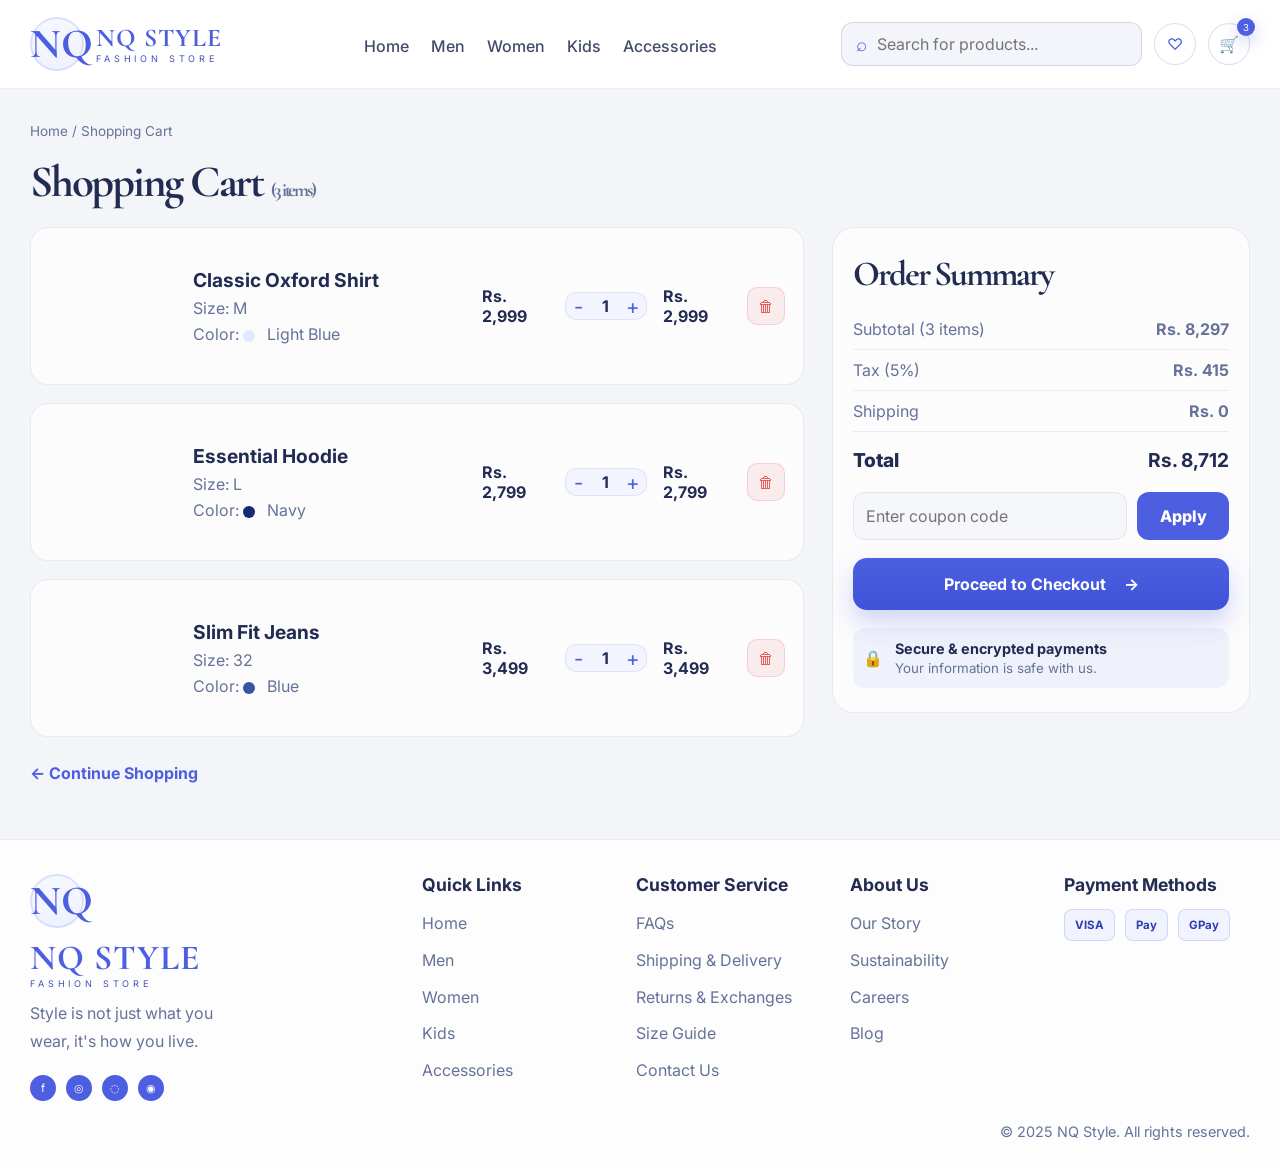
<file: cart.html>
<!DOCTYPE html>
<html lang="en">
  <head>
    <meta charset="UTF-8" />
    <meta name="viewport" content="width=device-width, initial-scale=1.0" />
    <title>Shopping Cart | NQ Style</title>
    <link rel="preconnect" href="https://fonts.googleapis.com" />
    <link rel="preconnect" href="https://fonts.gstatic.com" crossorigin />
    <link href="https://fonts.googleapis.com/css2?family=Cormorant+Garamond:wght@400;500;600;700&family=Inter:wght@400;500;600;700;800;900&display=swap" rel="stylesheet" />
    <link rel="stylesheet" href="styles.css" />
  </head>
  <body>
    <header class="site-header">
      <div class="container nav-wrap">
        <div class="brand-wrap">
          <div class="brand-mark">NQ</div>
          <div class="brand-text">
            <span class="brand-title">NQ STYLE</span>
            <span class="brand-sub">FASHION STORE</span>
          </div>
        </div>
        <nav class="main-nav">
          <a href="index.html">Home</a>
          <a href="category.html">Men</a>
          <a href="category.html">Women</a>
          <a href="category.html">Kids</a>
          <a href="category.html">Accessories</a>
        </nav>
        <div class="nav-actions">
          <div class="search-box">
            <span class="search-icon">⌕</span>
            <input type="text" placeholder="Search for products..." />
          </div>
          <button class="icon-btn">♡</button>
          <button class="icon-btn cart-btn"><span>🛒</span><em>3</em></button>
        </div>
      </div>
    </header>

    <main class="container cart-page">
      <div class="breadcrumb">Home / Shopping Cart</div>
      <h1>Shopping Cart <span>(3 items)</span></h1>

      <div class="cart-layout">
        <section class="cart-items">
          <article class="cart-item">
            <div class="item-image shirt-one"></div>
            <div class="item-copy">
              <h3>Classic Oxford Shirt</h3>
              <p>Size: M</p>
              <p>Color: <span class="color-pill light-blue"></span> Light Blue</p>
            </div>
            <div class="price-group">
              <div class="unit-price">Rs. 2,999</div>
              <div class="qty-controls">
                <button>-</button>
                <span>1</span>
                <button>+</button>
              </div>
              <div class="line-total">Rs. 2,999</div>
            </div>
            <button class="trash-btn">🗑</button>
          </article>

          <article class="cart-item">
            <div class="item-image hoodie-one"></div>
            <div class="item-copy">
              <h3>Essential Hoodie</h3>
              <p>Size: L</p>
              <p>Color: <span class="color-pill navy"></span> Navy</p>
            </div>
            <div class="price-group">
              <div class="unit-price">Rs. 2,799</div>
              <div class="qty-controls">
                <button>-</button>
                <span>1</span>
                <button>+</button>
              </div>
              <div class="line-total">Rs. 2,799</div>
            </div>
            <button class="trash-btn">🗑</button>
          </article>

          <article class="cart-item">
            <div class="item-image jeans-one"></div>
            <div class="item-copy">
              <h3>Slim Fit Jeans</h3>
              <p>Size: 32</p>
              <p>Color: <span class="color-pill blue"></span> Blue</p>
            </div>
            <div class="price-group">
              <div class="unit-price">Rs. 3,499</div>
              <div class="qty-controls">
                <button>-</button>
                <span>1</span>
                <button>+</button>
              </div>
              <div class="line-total">Rs. 3,499</div>
            </div>
            <button class="trash-btn">🗑</button>
          </article>
        </section>

        <aside class="cart-summary">
          <h2>Order Summary</h2>
          <div class="summary-line"><span>Subtotal (3 items)</span><strong>Rs. 8,297</strong></div>
          <div class="summary-line"><span>Tax (5%)</span><strong>Rs. 415</strong></div>
          <div class="summary-line"><span>Shipping</span><strong>Rs. 0</strong></div>
          <div class="summary-total"><span>Total</span><strong>Rs. 8,712</strong></div>
          <div class="coupon-box">
            <input type="text" placeholder="Enter coupon code" />
            <button>Apply</button>
          </div>
          <a href="checkout.html" class="primary-btn checkout-btn">Proceed to Checkout <span>→</span></a>
          <div class="secure-box">
            <span>🔒</span>
            <div>
              <strong>Secure & encrypted payments</strong>
              <small>Your information is safe with us.</small>
            </div>
          </div>
        </aside>
      </div>

      <a href="index.html" class="continue-link">← Continue Shopping</a>
    </main>

    <footer class="site-footer">
      <div class="container footer-inner">
        <div class="footer-branding">
          <div class="brand-mark">NQ</div>
          <div class="brand-text">
            <span class="brand-title">NQ STYLE</span>
            <span class="brand-sub">FASHION STORE</span>
          </div>
          <p>Style is not just what you wear, it's how you live.</p>
          <div class="socials">
            <span>f</span>
            <span>◎</span>
            <span>◌</span>
            <span>◉</span>
          </div>
        </div>
        <div class="footer-links">
          <div>
            <h4>Quick Links</h4>
            <ul>
              <li><a href="#">Home</a></li>
              <li><a href="#">Men</a></li>
              <li><a href="#">Women</a></li>
              <li><a href="#">Kids</a></li>
              <li><a href="#">Accessories</a></li>
            </ul>
          </div>
          <div>
            <h4>Customer Service</h4>
            <ul>
              <li><a href="#">FAQs</a></li>
              <li><a href="#">Shipping & Delivery</a></li>
              <li><a href="#">Returns & Exchanges</a></li>
              <li><a href="#">Size Guide</a></li>
              <li><a href="#">Contact Us</a></li>
            </ul>
          </div>
          <div>
            <h4>About Us</h4>
            <ul>
              <li><a href="#">Our Story</a></li>
              <li><a href="#">Sustainability</a></li>
              <li><a href="#">Careers</a></li>
              <li><a href="#">Blog</a></li>
            </ul>
          </div>
          <div>
            <h4>Payment Methods</h4>
            <div class="payment-logos">
              <span>VISA</span>
              <span>Pay</span>
              <span>GPay</span>
            </div>
          </div>
        </div>
      </div>
      <div class="copyright container">© 2025 NQ Style. All rights reserved.</div>
    </footer>
  </body>
</html>
</file>
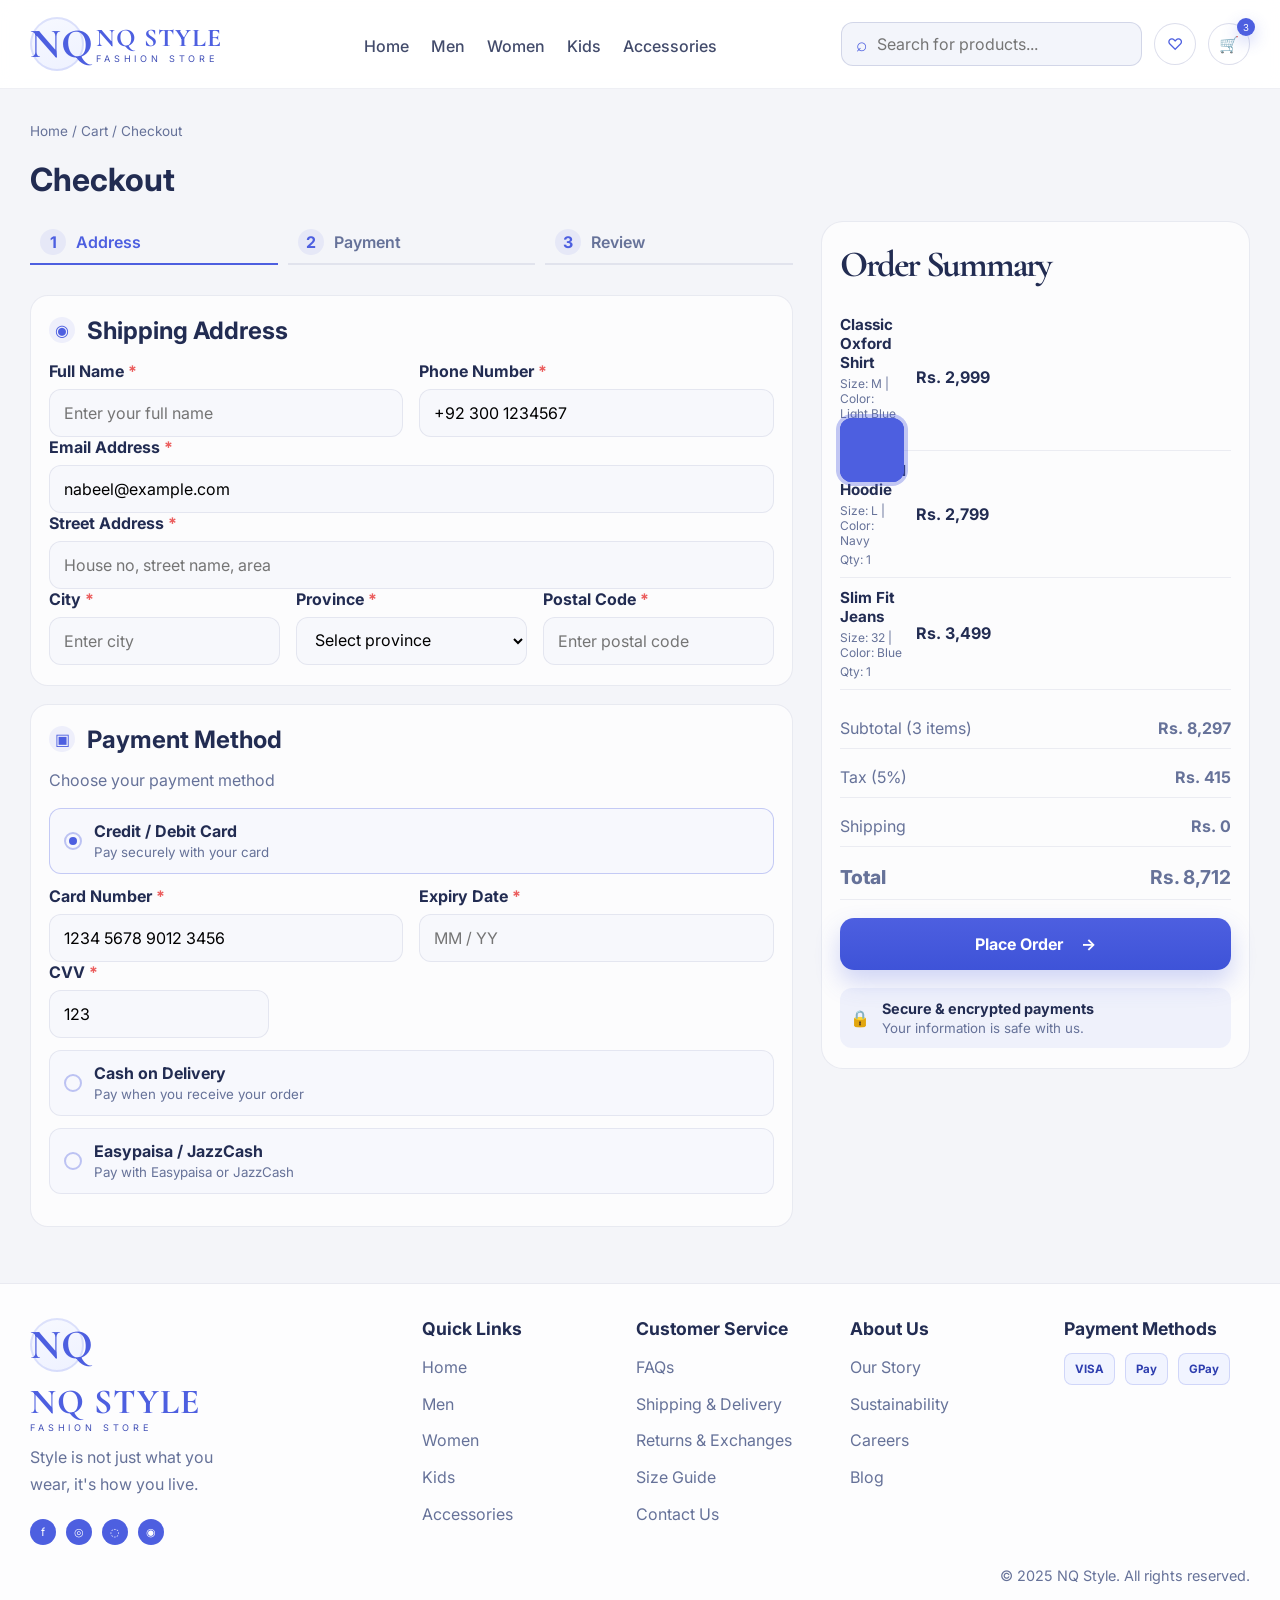
<file: checkout.html>
<!DOCTYPE html>
<html lang="en">
  <head>
    <meta charset="UTF-8" />
    <meta name="viewport" content="width=device-width, initial-scale=1.0" />
    <title>Checkout | NQ Style</title>
    <link rel="preconnect" href="https://fonts.googleapis.com" />
    <link rel="preconnect" href="https://fonts.gstatic.com" crossorigin />
    <link href="https://fonts.googleapis.com/css2?family=Cormorant+Garamond:wght@400;500;600;700&family=Inter:wght@400;500;600;700;800;900&display=swap" rel="stylesheet" />
    <link rel="stylesheet" href="styles.css" />
  </head>
  <body>
    <header class="site-header">
      <div class="container nav-wrap">
        <div class="brand-wrap">
          <div class="brand-mark">NQ</div>
          <div class="brand-text">
            <span class="brand-title">NQ STYLE</span>
            <span class="brand-sub">FASHION STORE</span>
          </div>
        </div>
        <nav class="main-nav">
          <a href="index.html">Home</a>
          <a href="category.html">Men</a>
          <a href="category.html">Women</a>
          <a href="category.html">Kids</a>
          <a href="category.html">Accessories</a>
        </nav>
        <div class="nav-actions">
          <div class="search-box">
            <span class="search-icon">⌕</span>
            <input type="text" placeholder="Search for products..." />
          </div>
          <button class="icon-btn">♡</button>
          <button class="icon-btn cart-btn"><span>🛒</span><em>3</em></button>
        </div>
      </div>
    </header>

    <main class="container checkout-page">
      <div class="breadcrumb">Home / Cart / Checkout</div>
      <h1>Checkout</h1>

      <div class="checkout-layout">
        <section class="checkout-form-wrap">
          <div class="checkout-steps">
            <div class="step active"><span>1</span>Address</div>
            <div class="step"><span>2</span>Payment</div>
            <div class="step"><span>3</span>Review</div>
          </div>

          <div class="section-card shipping-card">
            <div class="card-header">
              <span class="address-mark">◉</span>
              <h3>Shipping Address</h3>
            </div>
            <div class="form-grid two-col">
              <div class="field">
                <label>Full Name <span>*</span></label>
                <input type="text" placeholder="Enter your full name" />
              </div>
              <div class="field">
                <label>Phone Number <span>*</span></label>
                <input type="text" value="+92 300 1234567" />
              </div>
            </div>

            <div class="field full-width">
              <label>Email Address <span>*</span></label>
              <input type="email" value="nabeel@example.com" />
            </div>

            <div class="field full-width">
              <label>Street Address <span>*</span></label>
              <input type="text" placeholder="House no, street name, area" />
            </div>

            <div class="form-grid three-col">
              <div class="field">
                <label>City <span>*</span></label>
                <input type="text" placeholder="Enter city" />
              </div>
              <div class="field">
                <label>Province <span>*</span></label>
                <select>
                  <option>Select province</option>
                </select>
              </div>
              <div class="field">
                <label>Postal Code <span>*</span></label>
                <input type="text" placeholder="Enter postal code" />
              </div>
            </div>
          </div>

          <div class="section-card payment-card">
            <div class="card-header">
              <span class="payment-mark">▣</span>
              <h3>Payment Method</h3>
            </div>
            <p class="subtext">Choose your payment method</p>

            <div class="method-option active">
              <span class="radio active"></span>
              <div>
                <strong>Credit / Debit Card</strong>
                <small>Pay securely with your card</small>
              </div>
            </div>

            <div class="form-grid two-col">
              <div class="field">
                <label>Card Number <span>*</span></label>
                <input type="text" value="1234 5678 9012 3456" />
              </div>
              <div class="field">
                <label>Expiry Date <span>*</span></label>
                <input type="text" placeholder="MM / YY" />
              </div>
            </div>

            <div class="field short-field">
              <label>CVV <span>*</span></label>
              <input type="text" value="123" />
            </div>

            <div class="method-option">
              <span class="radio"></span>
              <div>
                <strong>Cash on Delivery</strong>
                <small>Pay when you receive your order</small>
              </div>
            </div>

            <div class="method-option">
              <span class="radio"></span>
              <div>
                <strong>Easypaisa / JazzCash</strong>
                <small>Pay with Easypaisa or JazzCash</small>
              </div>
            </div>
          </div>
        </section>

        <aside class="order-summary">
          <h2>Order Summary</h2>
          <div class="summary-item">
            <div class="thumb shirt-thumb"></div>
            <div class="summary-copy">
              <h4>Classic Oxford Shirt</h4>
              <p>Size: M | Color: Light Blue</p>
              <p>Qty: 1</p>
            </div>
            <div class="summary-price">Rs. 2,999</div>
          </div>
          <div class="summary-item">
            <div class="thumb hoodie-thumb"></div>
            <div class="summary-copy">
              <h4>Essential Hoodie</h4>
              <p>Size: L | Color: Navy</p>
              <p>Qty: 1</p>
            </div>
            <div class="summary-price">Rs. 2,799</div>
          </div>
          <div class="summary-item">
            <div class="thumb jeans-thumb"></div>
            <div class="summary-copy">
              <h4>Slim Fit Jeans</h4>
              <p>Size: 32 | Color: Blue</p>
              <p>Qty: 1</p>
            </div>
            <div class="summary-price">Rs. 3,499</div>
          </div>

          <div class="totals">
            <div><span>Subtotal (3 items)</span><strong>Rs. 8,297</strong></div>
            <div><span>Tax (5%)</span><strong>Rs. 415</strong></div>
            <div><span>Shipping</span><strong>Rs. 0</strong></div>
            <div class="final-total"><span>Total</span><strong>Rs. 8,712</strong></div>
          </div>

          <button class="primary-btn checkout-submit">Place Order <span>→</span></button>
          <div class="secure-box">
            <span>🔒</span>
            <div>
              <strong>Secure & encrypted payments</strong>
              <small>Your information is safe with us.</small>
            </div>
          </div>
        </aside>
      </div>
    </main>

    <footer class="site-footer">
      <div class="container footer-inner">
        <div class="footer-branding">
          <div class="brand-mark">NQ</div>
          <div class="brand-text">
            <span class="brand-title">NQ STYLE</span>
            <span class="brand-sub">FASHION STORE</span>
          </div>
          <p>Style is not just what you wear, it's how you live.</p>
          <div class="socials">
            <span>f</span>
            <span>◎</span>
            <span>◌</span>
            <span>◉</span>
          </div>
        </div>
        <div class="footer-links">
          <div>
            <h4>Quick Links</h4>
            <ul>
              <li><a href="#">Home</a></li>
              <li><a href="#">Men</a></li>
              <li><a href="#">Women</a></li>
              <li><a href="#">Kids</a></li>
              <li><a href="#">Accessories</a></li>
            </ul>
          </div>
          <div>
            <h4>Customer Service</h4>
            <ul>
              <li><a href="#">FAQs</a></li>
              <li><a href="#">Shipping & Delivery</a></li>
              <li><a href="#">Returns & Exchanges</a></li>
              <li><a href="#">Size Guide</a></li>
              <li><a href="#">Contact Us</a></li>
            </ul>
          </div>
          <div>
            <h4>About Us</h4>
            <ul>
              <li><a href="#">Our Story</a></li>
              <li><a href="#">Sustainability</a></li>
              <li><a href="#">Careers</a></li>
              <li><a href="#">Blog</a></li>
            </ul>
          </div>
          <div>
            <h4>Payment Methods</h4>
            <div class="payment-logos">
              <span>VISA</span>
              <span>Pay</span>
              <span>GPay</span>
            </div>
          </div>
        </div>
      </div>
      <div class="copyright container">© 2025 NQ Style. All rights reserved.</div>
    </footer>
  </body>
</html>
</file>
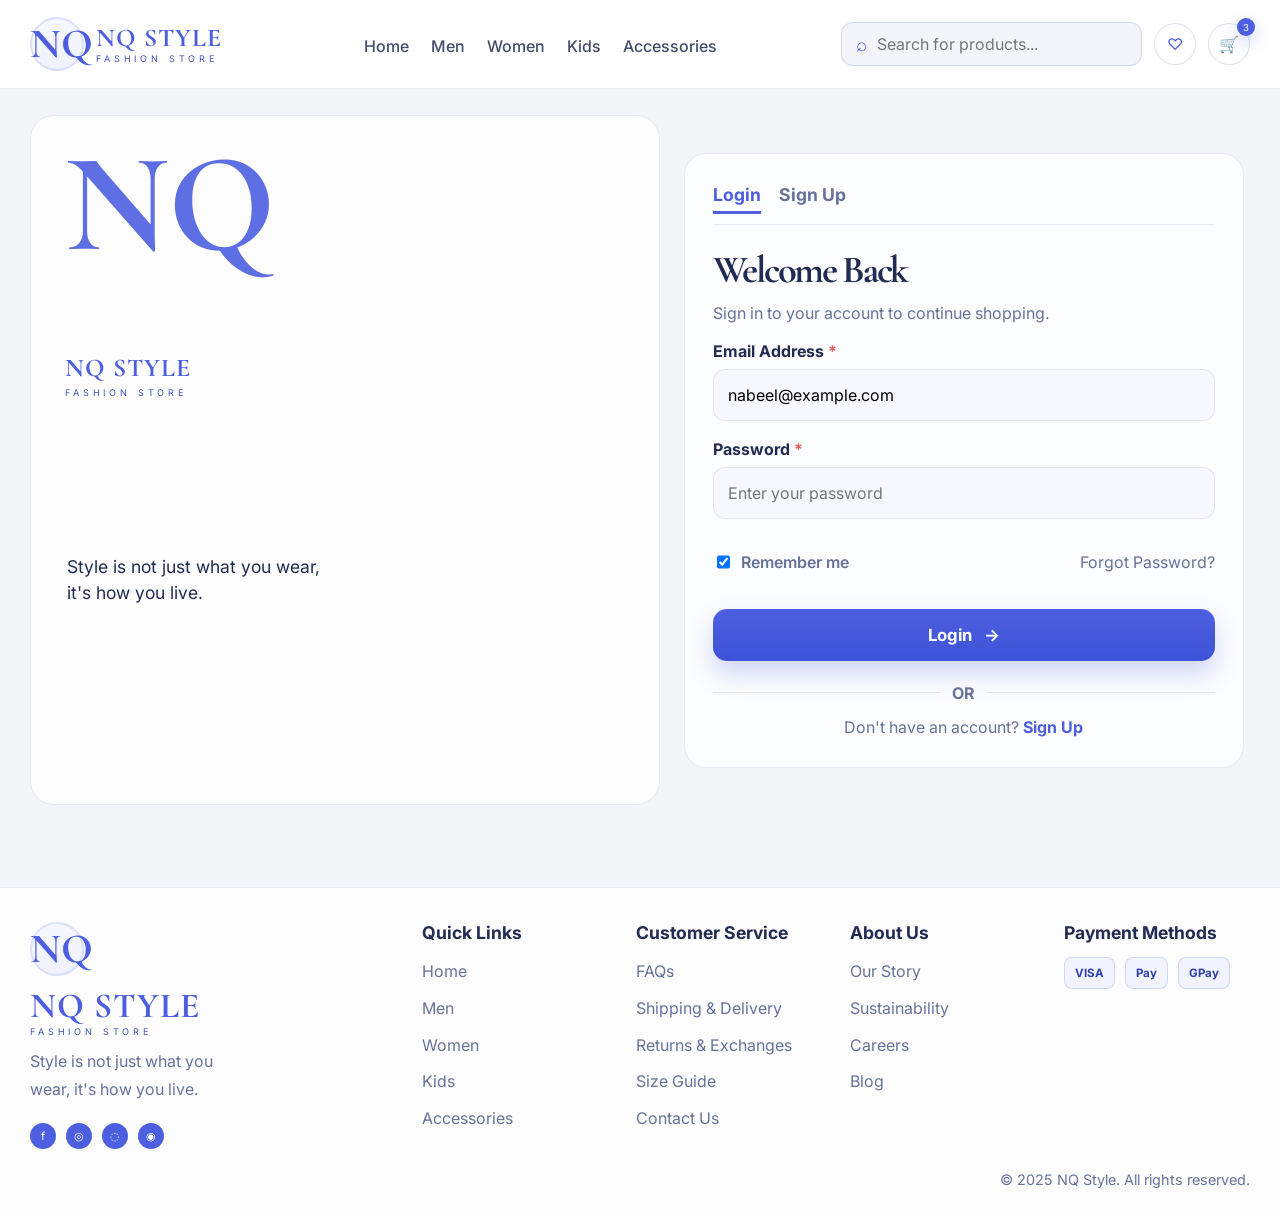
<file: login.html>
<!DOCTYPE html>
<html lang="en">
  <head>
    <meta charset="UTF-8" />
    <meta name="viewport" content="width=device-width, initial-scale=1.0" />
    <title>Login | NQ Style</title>
    <link rel="preconnect" href="https://fonts.googleapis.com" />
    <link rel="preconnect" href="https://fonts.gstatic.com" crossorigin />
    <link href="https://fonts.googleapis.com/css2?family=Cormorant+Garamond:wght@400;500;600;700&family=Inter:wght@400;500;600;700;800;900&display=swap" rel="stylesheet" />
    <link rel="stylesheet" href="styles.css" />
  </head>
  <body>
    <header class="site-header">
      <div class="container nav-wrap">
        <div class="brand-wrap">
          <div class="brand-mark">NQ</div>
          <div class="brand-text">
            <span class="brand-title">NQ STYLE</span>
            <span class="brand-sub">FASHION STORE</span>
          </div>
        </div>
        <nav class="main-nav">
          <a href="index.html">Home</a>
          <a href="category.html">Men</a>
          <a href="category.html">Women</a>
          <a href="category.html">Kids</a>
          <a href="category.html">Accessories</a>
        </nav>
        <div class="nav-actions">
          <div class="search-box">
            <span class="search-icon">⌕</span>
            <input type="text" placeholder="Search for products..." />
          </div>
          <button class="icon-btn">♡</button>
          <button class="icon-btn cart-btn"><span>🛒</span><em>3</em></button>
        </div>
      </div>
    </header>

    <main class="auth-page container">
      <section class="auth-visual">
        <div class="brand-giant">NQ</div>
        <div class="auth-brand">
          <span class="brand-title">NQ STYLE</span>
          <span class="brand-sub">FASHION STORE</span>
        </div>
        <p>Style is not just what you wear, it's how you live.</p>
      </section>

      <section class="auth-card">
        <div class="auth-tabs">
          <button class="tab active">Login</button>
          <button class="tab">Sign Up</button>
        </div>
        <h2>Welcome Back</h2>
        <p class="subtext">Sign in to your account to continue shopping.</p>

        <div class="field">
          <label>Email Address <span>*</span></label>
          <input type="email" value="nabeel@example.com" />
        </div>

        <div class="field">
          <label>Password <span>*</span></label>
          <input type="password" placeholder="Enter your password" />
        </div>

        <div class="auth-meta">
          <label class="remember"><input type="checkbox" checked /> Remember me</label>
          <a href="#">Forgot Password?</a>
        </div>

        <button class="primary-btn auth-btn">Login <span>→</span></button>
        <div class="divider"><span>OR</span></div>
        <p class="switch-copy">Don't have an account? <a href="signup.html">Sign Up</a></p>
      </section>
    </main>

    <footer class="site-footer">
      <div class="container footer-inner">
        <div class="footer-branding">
          <div class="brand-mark">NQ</div>
          <div class="brand-text">
            <span class="brand-title">NQ STYLE</span>
            <span class="brand-sub">FASHION STORE</span>
          </div>
          <p>Style is not just what you wear, it's how you live.</p>
          <div class="socials">
            <span>f</span>
            <span>◎</span>
            <span>◌</span>
            <span>◉</span>
          </div>
        </div>
        <div class="footer-links">
          <div>
            <h4>Quick Links</h4>
            <ul>
              <li><a href="#">Home</a></li>
              <li><a href="#">Men</a></li>
              <li><a href="#">Women</a></li>
              <li><a href="#">Kids</a></li>
              <li><a href="#">Accessories</a></li>
            </ul>
          </div>
          <div>
            <h4>Customer Service</h4>
            <ul>
              <li><a href="#">FAQs</a></li>
              <li><a href="#">Shipping & Delivery</a></li>
              <li><a href="#">Returns & Exchanges</a></li>
              <li><a href="#">Size Guide</a></li>
              <li><a href="#">Contact Us</a></li>
            </ul>
          </div>
          <div>
            <h4>About Us</h4>
            <ul>
              <li><a href="#">Our Story</a></li>
              <li><a href="#">Sustainability</a></li>
              <li><a href="#">Careers</a></li>
              <li><a href="#">Blog</a></li>
            </ul>
          </div>
          <div>
            <h4>Payment Methods</h4>
            <div class="payment-logos">
              <span>VISA</span>
              <span>Pay</span>
              <span>GPay</span>
            </div>
          </div>
        </div>
      </div>
      <div class="copyright container">© 2025 NQ Style. All rights reserved.</div>
    </footer>
  </body>
</html>
</file>
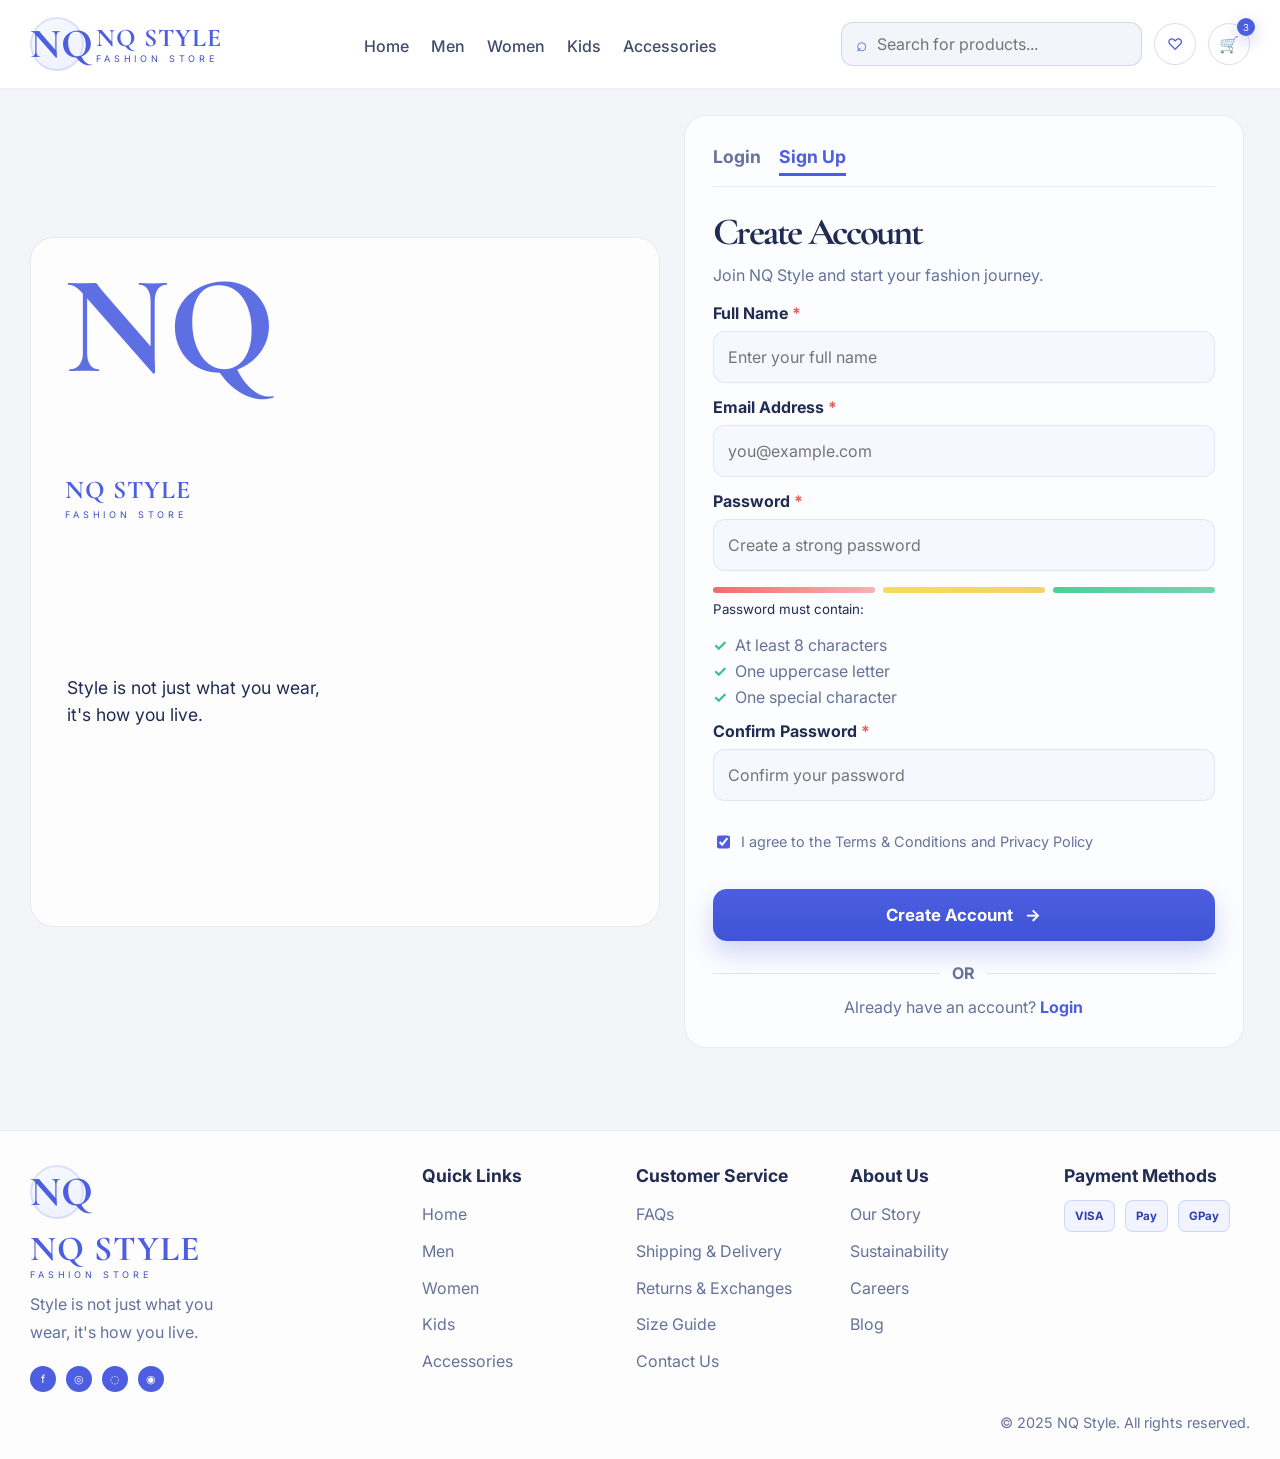
<file: signup.html>
<!DOCTYPE html>
<html lang="en">
  <head>
    <meta charset="UTF-8" />
    <meta name="viewport" content="width=device-width, initial-scale=1.0" />
    <title>Sign Up | NQ Style</title>
    <link rel="preconnect" href="https://fonts.googleapis.com" />
    <link rel="preconnect" href="https://fonts.gstatic.com" crossorigin />
    <link href="https://fonts.googleapis.com/css2?family=Cormorant+Garamond:wght@400;500;600;700&family=Inter:wght@400;500;600;700;800;900&display=swap" rel="stylesheet" />
    <link rel="stylesheet" href="styles.css" />
  </head>
  <body>
    <header class="site-header">
      <div class="container nav-wrap">
        <div class="brand-wrap">
          <div class="brand-mark">NQ</div>
          <div class="brand-text">
            <span class="brand-title">NQ STYLE</span>
            <span class="brand-sub">FASHION STORE</span>
          </div>
        </div>
        <nav class="main-nav">
          <a href="index.html">Home</a>
          <a href="category.html">Men</a>
          <a href="category.html">Women</a>
          <a href="category.html">Kids</a>
          <a href="category.html">Accessories</a>
        </nav>
        <div class="nav-actions">
          <div class="search-box">
            <span class="search-icon">⌕</span>
            <input type="text" placeholder="Search for products..." />
          </div>
          <button class="icon-btn">♡</button>
          <button class="icon-btn cart-btn"><span>🛒</span><em>3</em></button>
        </div>
      </div>
    </header>

    <main class="auth-page container">
      <section class="auth-visual">
        <div class="brand-giant">NQ</div>
        <div class="auth-brand">
          <span class="brand-title">NQ STYLE</span>
          <span class="brand-sub">FASHION STORE</span>
        </div>
        <p>Style is not just what you wear, it's how you live.</p>
      </section>

      <section class="auth-card signup-card">
        <div class="auth-tabs">
          <button class="tab">Login</button>
          <button class="tab active">Sign Up</button>
        </div>
        <h2>Create Account</h2>
        <p class="subtext">Join NQ Style and start your fashion journey.</p>

        <div class="field">
          <label>Full Name <span>*</span></label>
          <input type="text" placeholder="Enter your full name" />
        </div>

        <div class="field">
          <label>Email Address <span>*</span></label>
          <input type="email" placeholder="you@example.com" />
        </div>

        <div class="field">
          <label>Password <span>*</span></label>
          <input type="password" placeholder="Create a strong password" />
          <div class="strength-meter">
            <span class="weak"></span>
            <span class="mid"></span>
            <span class="strong"></span>
          </div>
          <small>Password must contain:</small>
          <ul class="password-rules">
            <li>At least 8 characters</li>
            <li>One uppercase letter</li>
            <li>One special character</li>
          </ul>
        </div>

        <div class="field">
          <label>Confirm Password <span>*</span></label>
          <input type="password" placeholder="Confirm your password" />
        </div>

        <label class="accept-terms"><input type="checkbox" checked /> I agree to the Terms & Conditions and Privacy Policy</label>

        <button class="primary-btn auth-btn">Create Account <span>→</span></button>
        <div class="divider"><span>OR</span></div>
        <p class="switch-copy">Already have an account? <a href="login.html">Login</a></p>
      </section>
    </main>

    <footer class="site-footer">
      <div class="container footer-inner">
        <div class="footer-branding">
          <div class="brand-mark">NQ</div>
          <div class="brand-text">
            <span class="brand-title">NQ STYLE</span>
            <span class="brand-sub">FASHION STORE</span>
          </div>
          <p>Style is not just what you wear, it's how you live.</p>
          <div class="socials">
            <span>f</span>
            <span>◎</span>
            <span>◌</span>
            <span>◉</span>
          </div>
        </div>
        <div class="footer-links">
          <div>
            <h4>Quick Links</h4>
            <ul>
              <li><a href="#">Home</a></li>
              <li><a href="#">Men</a></li>
              <li><a href="#">Women</a></li>
              <li><a href="#">Kids</a></li>
              <li><a href="#">Accessories</a></li>
            </ul>
          </div>
          <div>
            <h4>Customer Service</h4>
            <ul>
              <li><a href="#">FAQs</a></li>
              <li><a href="#">Shipping & Delivery</a></li>
              <li><a href="#">Returns & Exchanges</a></li>
              <li><a href="#">Size Guide</a></li>
              <li><a href="#">Contact Us</a></li>
            </ul>
          </div>
          <div>
            <h4>About Us</h4>
            <ul>
              <li><a href="#">Our Story</a></li>
              <li><a href="#">Sustainability</a></li>
              <li><a href="#">Careers</a></li>
              <li><a href="#">Blog</a></li>
            </ul>
          </div>
          <div>
            <h4>Payment Methods</h4>
            <div class="payment-logos">
              <span>VISA</span>
              <span>Pay</span>
              <span>GPay</span>
            </div>
          </div>
        </div>
      </div>
      <div class="copyright container">© 2025 NQ Style. All rights reserved.</div>
    </footer>
  </body>
</html>
</file>
<file: styles.css>
:root {
  --bg: #f4f5f9;
  --panel: #f7f8fc;
  --card: #ffffff;
  --light: #edf1ff;
  --line: rgba(62, 74, 146, 0.18);
  --primary: #4d5fe0;
  --primary-dark: #2e3eaf;
  --text: #222c52;
  --muted: #667299;
  --shadow: 0 18px 30px rgba(104, 118, 189, 0.08);
  --radius: 22px;
  --radius-sm: 14px;
  --yellow: #f5b62d;
  --red: #eb5c5c;
  --green: #3dc18b;
}

* { box-sizing: border-box; }

html { scroll-behavior: smooth; }

body {
  margin: 0;
  font-family: 'Inter', sans-serif;
  background: var(--bg);
  color: var(--text);
}

a { color: inherit; text-decoration: none; }
button, input, select { font: inherit; }
img { max-width: 100%; display: block; }

.container {
  width: min(1220px, calc(100% - 40px));
  margin: 0 auto;
}

.site-header {
  position: sticky;
  top: 0;
  z-index: 20;
  background: rgba(255, 255, 255, 0.92);
  backdrop-filter: blur(10px);
  border-bottom: 1px solid rgba(90, 99, 150, 0.1);
}

.nav-wrap {
  display: flex;
  align-items: center;
  justify-content: space-between;
  min-height: 88px;
  gap: 22px;
}

.brand-wrap {
  display: flex;
  align-items: center;
  gap: 12px;
  min-width: 210px;
}

.brand-mark {
  width: 54px;
  height: 54px;
  border-radius: 50%;
  display: grid;
  place-items: center;
  font-family: 'Cormorant Garamond', serif;
  font-size: 2.6rem;
  font-weight: 700;
  background: linear-gradient(160deg, #f7f9ff, #eef1ff);
  color: var(--primary);
  box-shadow: inset 0 0 0 2px rgba(77, 95, 224, 0.15);
}

.brand-text {
  display: flex;
  flex-direction: column;
  line-height: 1;
}

.brand-title {
  font-family: 'Cormorant Garamond', serif;
  font-size: clamp(1.6rem, 2vw, 2.3rem);
  letter-spacing: 1px;
  color: var(--primary);
  font-weight: 700;
}

.brand-sub {
  font-size: .57rem;
  letter-spacing: 0.24rem;
  color: var(--primary-dark);
  opacity: 0.9;
  text-transform: uppercase;
  margin-top: 4px;
}

.main-nav {
  display: flex;
  align-items: center;
  gap: 22px;
  color: var(--muted);
  font-weight: 500;
}

.main-nav a {
  position: relative;
  padding: 30px 0 26px;
  color: var(--text);
  opacity: 0.85;
}

.main-nav a.active::after {
  content: "";
  position: absolute;
  left: 0;
  right: 0;
  bottom: 0;
  height: 3px;
  border-radius: 999px;
  background: var(--primary);
}

.nav-actions {
  display: flex;
  align-items: center;
  gap: 12px;
}

.search-box {
  display: flex;
  align-items: center;
  gap: 8px;
  background: #f3f5fb;
  border: 1px solid var(--line);
  border-radius: 12px;
  min-width: 290px;
  padding: 0 14px;
  height: 44px;
}

.search-box input {
  border: none;
  background: transparent;
  outline: none;
  width: 100%;
  color: var(--text);
}

.search-icon { color: var(--primary); font-size: 1.2rem; }

.icon-btn {
  width: 42px;
  height: 42px;
  border: 1px solid var(--line);
  border-radius: 50%;
  background: #fff;
  cursor: pointer;
  color: var(--primary);
  position: relative;
}

.cart-btn em {
  position: absolute;
  right: -6px;
  top: -6px;
  width: 18px;
  height: 18px;
  border-radius: 50%;
  background: var(--primary);
  color: #fff;
  font-size: .6rem;
  display: grid;
  place-items: center;
  font-style: normal;
  box-shadow: 0 6px 16px rgba(77,95,224,0.3);
}

.hero {
  display: grid;
  grid-template-columns: 1.1fr 1fr;
  align-items: center;
  gap: 30px;
  padding: 22px 0 22px;
}

.hero-copy {
  padding: 24px 0 18px 6px;
}

.eyebrow {
  color: var(--primary);
  text-transform: uppercase;
  letter-spacing: .18rem;
  font-size: .72rem;
  font-weight: 700;
}

.hero-copy h1 {
  margin: 18px 0 10px;
  font-family: 'Cormorant Garamond', serif;
  color: #2f3f8d;
  font-size: clamp(3.1rem, 5vw, 6.2rem);
  line-height: .88;
  letter-spacing: -0.06em;
}

.hero-copy h1 span {
  display: block;
}

.hero-copy p {
  margin: 12px 0 26px;
  font-size: 1.15rem;
  color: #6f799d;
  max-width: 480px;
}

.primary-btn, .secondary-btn {
  border: none;
  border-radius: 14px;
  background: linear-gradient(180deg, var(--primary), #3e53d8);
  color: #fff;
  font-weight: 700;
  min-height: 52px;
  padding: 0 26px;
  box-shadow: 0 12px 24px rgba(77, 95, 224, 0.25);
  cursor: pointer;
  transition: transform .2s ease;
}

.primary-btn:hover, .secondary-btn:hover { transform: translateY(-1px); }

.primary-btn span { margin-left: 8px; }

.hero-visual {
  position: relative;
  min-height: 420px;
  border-radius: 32px 32px 0 0;
  background: #eef1f7;
  box-shadow: var(--shadow);
  overflow: hidden;
}

.hero-visual::before {
  content: "";
  position: absolute;
  inset: 0;
  background: linear-gradient(90deg, rgba(255,255,255,0.2), rgba(255,255,255,0.1));
}

.hanger-scene {
  position: absolute;
  inset: 0;
  background: url('https://images.unsplash.com/photo-1521572267360-ee0c2909d518?auto=format&fit=crop&w=1200&q=80') center/cover no-repeat;
  filter: saturate(0.9) contrast(1.02);
  transform: scale(1.08);
}

.mini-note {
  position: absolute;
  right: 30px;
  top: 34px;
  background: rgba(255,255,255,0.45);
  border: 1px solid rgba(53, 67, 132, 0.25);
  color: #3d4ca1;
  font-size: .8rem;
  letter-spacing: .12rem;
  font-weight: 800;
  padding: 18px 20px;
  border-radius: 18px;
  line-height: 1.4;
  max-width: 150px;
  text-align: center;
}

.category-strip {
  display: grid;
  grid-template-columns: repeat(4, minmax(0, 1fr));
  gap: 18px;
  margin-top: 16px;
}

.category-tile {
  display: grid;
  grid-template-columns: 74px 1fr auto;
  align-items: center;
  background: rgba(255,255,255,0.7);
  border: 1px solid rgba(85, 93, 159, 0.12);
  border-radius: 18px;
  padding: 18px 16px;
  box-shadow: inset 0 0 0 1px rgba(255,255,255,0.6);
}

.tile-icon {
  width: 56px;
  height: 56px;
  border-radius: 50%;
  background: rgba(124, 134, 255, 0.12);
  display: grid;
  place-items: center;
  font-size: 1.9rem;
  color: var(--primary);
}

.tile-body h3 {
  margin: 0;
  font-size: 1.2rem;
  color: var(--text);
}

.tile-body p {
  margin: 8px 0 0;
  color: var(--muted);
  font-size: .78rem;
}

.arrow {
  font-size: 1.7rem;
  color: var(--primary);
  font-weight: 600;
}

.section-head {
  display: flex;
  align-items: center;
  justify-content: space-between;
  gap: 18px;
  margin: 42px 0 22px;
}

.section-head h2 {
  margin: 0;
  font-size: clamp(2rem, 2.4vw, 3.2rem);
  font-family: 'Cormorant Garamond', serif;
  color: var(--text);
  letter-spacing: -0.05em;
}

.section-head a {
  color: var(--primary);
  font-weight: 700;
}

.product-grid {
  display: grid;
  grid-template-columns: repeat(6, minmax(0, 1fr));
  gap: 18px;
}

.product-card {
  position: relative;
  display: flex;
  flex-direction: column;
  background: rgba(255,255,255,0.75);
  border: 1px solid rgba(125, 135, 197, 0.14);
  border-radius: 18px;
  padding: 14px 14px 16px;
  box-shadow: var(--shadow);
}

.product-card img {
  width: 100%;
  height: 240px;
  object-fit: cover;
  border-radius: 14px;
  background: #eef1f9;
}

.wishlist {
  position: absolute;
  right: 12px;
  top: 12px;
  width: 30px;
  height: 30px;
  border-radius: 50%;
  border: 1px solid rgba(125, 135, 197, 0.2);
  background: rgba(255,255,255,0.8);
  color: var(--primary);
  cursor: pointer;
}

.product-meta { padding-top: 12px; }

.product-meta h3 {
  margin: 0;
  font-size: 1.05rem;
  color: var(--text);
}

.price-row {
  display: flex;
  align-items: center;
  justify-content: space-between;
  margin-top: 10px;
}

.price {
  font-weight: 700;
  color: var(--text);
}

.stars { color: #f7ba44; letter-spacing: 0.1em; }

.rating {
  margin-top: 4px;
  font-size: .74rem;
  color: var(--muted);
}

.add-btn {
  width: 100%;
  margin-top: 14px;
  font-size: .9rem;
  min-height: 42px;
}

.newsletter {
  margin-top: 44px;
  display: flex;
  align-items: center;
  justify-content: space-between;
  gap: 20px;
  background: linear-gradient(135deg, rgba(77, 95, 224, 0.06), rgba(137, 144, 255, 0.1));
  border: 1px solid rgba(91, 113, 223, 0.14);
  border-radius: 20px;
  padding: 18px 24px;
}

.newsletter-copy { display: flex; flex-direction: column; }

.mini-tag {
  color: var(--primary);
  text-transform: uppercase;
  letter-spacing: .12rem;
  font-size: .7rem;
  font-weight: 800;
}

.newsletter-copy h3 {
  margin: 4px 0 0;
  font-size: clamp(1.5rem, 2vw, 2.6rem);
  font-family: 'Cormorant Garamond', serif;
  letter-spacing: -0.04em;
}

.newsletter-copy p {
  margin: 8px 0 0;
  color: var(--muted);
}

.newsletter-form {
  display: flex;
  align-items: center;
  gap: 12px;
  flex: 1;
  justify-content: flex-end;
}

.newsletter-form input {
  background: rgba(255,255,255,0.58);
  border: 1px solid var(--line);
  border-radius: 12px;
  height: 50px;
  min-width: 320px;
  max-width: 440px;
  width: 100%;
  padding: 0 18px;
  outline: none;
}

.site-footer {
  margin-top: 56px;
  background: rgba(255,255,255,0.8);
  border-top: 1px solid rgba(90, 99, 150, 0.12);
}

.footer-inner {
  display: grid;
  grid-template-columns: 1.1fr 2.5fr;
  gap: 28px;
  padding: 34px 0 14px;
}

.footer-branding {
  display: flex;
  flex-direction: column;
  align-items: flex-start;
  gap: 12px;
}

.footer-branding .brand-title {
  font-size: 2.2rem;
}

.footer-branding p {
  margin: 0;
  max-width: 220px;
  color: var(--muted);
  line-height: 1.7;
}

.socials {
  display: flex;
  gap: 10px;
  margin-top: 8px;
}

.socials span {
  width: 26px;
  height: 26px;
  border-radius: 50%;
  background: var(--primary);
  color: #fff;
  display: grid;
  place-items: center;
  font-size: .7rem;
}

.footer-links {
  display: grid;
  grid-template-columns: repeat(4, minmax(0, 1fr));
  gap: 28px;
}

.footer-links h4 {
  margin: 0 0 14px;
  font-size: 1.1rem;
  color: var(--text);
}

.footer-links ul {
  list-style: none;
  padding: 0;
  margin: 0;
  display: grid;
  gap: 8px;
  color: var(--muted);
  line-height: 1.8;
}

.payment-logos {
  display: flex;
  gap: 10px;
  flex-wrap: wrap;
}

.payment-logos span {
  background: #f1f4ff;
  border: 1px solid rgba(77, 95, 224, 0.2);
  color: var(--primary-dark);
  padding: 8px 10px;
  border-radius: 8px;
  font-size: .72rem;
  font-weight: 700;
}

.copyright {
  padding: 8px 0 28px;
  color: var(--muted);
  text-align: right;
  font-size: .9rem;
}

.catalog-page { padding-top: 26px; }

.breadcrumb {
  color: var(--muted);
  font-size: .85rem;
  margin: 8px 0 16px;
}

.catalog-header {
  display: grid;
  grid-template-columns: 1fr 1fr;
  align-items: stretch;
  background: rgba(255,255,255,0.7);
  border: 1px solid rgba(70, 87, 174, 0.12);
  border-radius: 22px;
  padding: 26px 28px;
  min-height: 160px;
}

.catalog-header h1 {
  margin: 0;
  font-size: clamp(3rem, 5vw, 5rem);
  font-family: 'Cormorant Garamond', serif;
  color: #2d3d9e;
  letter-spacing: -0.06em;
}

.catalog-header p {
  margin: 12px 0 0;
  color: var(--muted);
  font-size: 1.1rem;
}

.hero-aside-banner {
  border-radius: 18px;
  background: url('https://images.unsplash.com/photo-1521572267360-ee0c2909d518?auto=format&fit=crop&w=1200&q=80') center/cover no-repeat;
  min-height: 190px;
  box-shadow: inset 0 0 0 1px rgba(255,255,255,0.35);
}

.catalog-layout {
  display: grid;
  grid-template-columns: 280px 1fr;
  gap: 28px;
  margin-top: 26px;
}

.filter-panel {
  background: rgba(255,255,255,0.65);
  border: 1px solid rgba(90, 99, 150, 0.12);
  border-radius: 18px;
  padding: 20px 18px 14px;
}

.filter-head { display: flex; justify-content: space-between; align-items: center; }

.filter-head h3 { margin: 0; font-size: 2rem; font-family: 'Cormorant Garamond', serif; }

.filter-head button {
  background: transparent; border: none; color: var(--primary); font-weight: 700; cursor: pointer;
}

.filter-section {
  padding-top: 18px;
  border-top: 1px solid rgba(90,99,150,0.12);
  margin-top: 18px;
}

.filter-section h4 {
  margin: 0 0 12px;
  font-size: 1.1rem;
}

.check-item {
  display: flex;
  align-items: center;
  gap: 10px;
  margin: 10px 0;
  color: var(--text);
  font-weight: 500;
}

.check-item input { accent-color: var(--primary); }

.range-slider {
  position: relative;
  height: 20px;
  margin: 12px 0 10px;
}

.track {
  position: absolute;
  left: 0; right: 0; top: 50%; transform: translateY(-50%);
  height: 4px; background: #dfe5ff; border-radius: 99px;
}

.thumb {
  position: absolute;
  top: 50%; transform: translateY(-50%);
  width: 14px; height: 14px; border-radius: 50%; background: var(--primary);
  box-shadow: 0 0 0 4px rgba(77, 95, 224, 0.13);
}

.thumb.left { left: 8%; }
.thumb.right { right: 8%; }

.range-labels {
  display: flex; justify-content: space-between; color: var(--muted); font-size: .86rem;
}

.size-pills {
  display: flex; flex-wrap: wrap; gap: 8px;
}

.size-pills span {
  min-width: 42px; text-align: center; border: 1px solid rgba(77,95,224,0.16); border-radius: 999px; padding: 9px 8px; font-size: .8rem; color: var(--text);
}

.catalog-results { min-width: 0; }

.results-toolbar {
  display: flex;
  justify-content: space-between;
  align-items: center;
  gap: 12px;
  padding: 8px 0 18px;
  color: var(--muted);
}

.sort-box {
  display: flex; align-items: center; gap: 10px; border: 1px solid rgba(90,99,150,0.12); border-radius: 12px; background: rgba(255,255,255,0.6); padding: 0 12px; height: 42px;
}

.sort-box select {
  border: none; background: transparent; color: var(--text); outline: none; font-weight: 600;
}

.catalog-grid {
  grid-template-columns: repeat(3, minmax(0, 1fr));
}

.pagination {
  display: flex; justify-content: center; gap: 10px; margin-top: 26px;
}

.page-arrow, .page-dot {
  border: 1px solid rgba(77,95,224,0.15); background: rgba(255,255,255,0.75); color: var(--text); width: 38px; height: 38px; border-radius: 10px; font-weight: 700; cursor: pointer;
}

.page-dot.active {
  background: var(--primary); border-color: var(--primary); color: #fff;
}

.product-page { padding-top: 26px; }

.product-detail-card {
  display: grid;
  grid-template-columns: 1.1fr 1fr;
  gap: 30px;
  background: rgba(255,255,255,0.7);
  border: 1px solid rgba(90,99,150,0.12);
  border-radius: 22px;
  padding: 28px;
}

.product-gallery {
  position: relative;
  display: flex;
  flex-direction: column;
  gap: 18px;
}

.main-image-wrap {
  background: var(--panel);
  border: 1px solid rgba(90,99,150,0.12);
  border-radius: 18px;
  overflow: hidden;
}

.main-image-wrap img {
  width: 100%; height: 520px; object-fit: cover;
}

.gallery-arrow {
  position: absolute; top: 38%; transform: translateY(-50%); width: 38px; height: 38px; border-radius: 50%; border: 1px solid rgba(77,95,224,0.16); background: rgba(255,255,255,0.9); color: var(--primary); font-size: 1.6rem; cursor: pointer;
}

.gallery-arrow.left { left: 18px; }
.gallery-arrow.right { right: 18px; }

.thumb-row {
  display: grid;
  grid-template-columns: repeat(3, minmax(0, 1fr));
  gap: 12px;
}

.thumb-row img {
  width: 100%; height: 110px; object-fit: cover; border-radius: 12px; border: 1px solid rgba(90,99,150,0.12); background: #eef1f9;
}

.title-row {
  display: flex; align-items: center; justify-content: space-between; gap: 16px;
}

.product-info h1 {
  margin: 0;
  font-size: clamp(2.5rem, 4vw, 4rem);
  letter-spacing: -0.06em;
  font-family: 'Cormorant Garamond', serif;
  color: var(--text);
}

.rating-line {
  display: flex; align-items: center; gap: 8px; margin-top: 12px; color: var(--muted); font-size: .95rem;
}

.rating-text { color: var(--text); font-weight: 700; }

.product-price {
  margin-top: 18px;
  color: var(--text);
  font-weight: 800;
  font-size: clamp(1.8rem, 2vw, 2.6rem);
}

.description {
  margin: 18px 0 14px;
  color: var(--muted);
  line-height: 1.7;
}

.option-block {
  margin-top: 18px;
}

.option-block label {
  display: block;
  font-weight: 700;
  margin-bottom: 12px;
}

.choice-pills { display: flex; gap: 10px; flex-wrap: wrap; }

.choice-pills button {
  min-width: 42px; min-height: 38px; border-radius: 999px; border: 1px solid rgba(77,95,224,0.16); background: #fff; color: var(--text); cursor: pointer; font-weight: 600;
}

.choice-pills button.active {
  background: var(--primary); border-color: var(--primary); color: #fff;
}

.color-swatches {
  display: flex; gap: 12px; align-items: center;
}

.color-swatch {
  width: 28px; height: 28px; border-radius: 50%; display: block; border: 2px solid rgba(104, 110, 170, 0.2); position: relative;
}

.color-swatch.active::after {
  content: ""; position: absolute; inset: -6px; border-radius: 50%; border: 2px solid var(--primary);
}

.light-blue { background: #d7e5ff; }
.navy { background: #111f4d; }
.charcoal { background: #303747; }
.slate { background: #9da8b8; }
.blue { background: #3753a2; }

.quantity-block { display: flex; align-items: center; gap: 16px; }

.quantity-box {
  display: inline-flex; align-items: center; background: #f1f4ff; border: 1px solid rgba(77,95,224,0.12); border-radius: 12px; overflow: hidden;
}

.quantity-box button {
  width: 36px; height: 36px; border: none; background: transparent; font-size: 1.4rem; color: var(--primary); cursor: pointer;
}

.quantity-box span {
  min-width: 42px; text-align: center; font-weight: 700;
}

.action-row {
  display: flex; align-items: center; gap: 12px; margin-top: 24px;
}

.large-btn {
  min-width: 200px; min-height: 54px; font-size: 1rem;
}

.secondary-btn {
  background: rgba(255,255,255,0.7); color: var(--text); border: 1px solid rgba(77,95,224,0.16); box-shadow: none;
}

.feature-grid {
  margin-top: 22px; display: grid; grid-template-columns: repeat(3, minmax(0, 1fr)); gap: 12px; color: var(--muted); font-weight: 600;
}

.feature-grid div {
  display: flex; align-items: center; gap: 8px; background: rgba(240,244,255,0.8); border: 1px solid rgba(90,99,150,0.12); border-radius: 14px; padding: 12px 10px;
}

.detail-panel {
  margin-top: 30px; background: rgba(255,255,255,0.7); border: 1px solid rgba(90,99,150,0.12); border-radius: 18px; padding: 0 24px 24px;
}

.tab-row {
  display: flex; gap: 14px; border-bottom: 1px solid rgba(90,99,150,0.12); padding: 18px 0 0;
}

.tab {
  border: none; background: transparent; padding: 0 0 14px; font-weight: 700; color: var(--muted); cursor: pointer; border-bottom: 3px solid transparent;
}

.tab.active {
  color: var(--primary); border-color: var(--primary);
}

.detail-body {
  padding-top: 18px; color: var(--muted); line-height: 1.8;
}

.detail-body ul {
  margin: 14px 0 0; padding-left: 18px;
}

.related-section { margin-top: 40px; }

.related-grid { grid-template-columns: repeat(4, minmax(0, 1fr)); }

.cart-page { padding-top: 26px; }

.cart-page h1 {
  margin: 0 0 18px; font-size: clamp(2.8rem, 3vw, 4rem); font-family: 'Cormorant Garamond', serif; letter-spacing: -0.05em; color: var(--text);
}

.cart-page h1 span { font-size: 1.2rem; color: var(--muted); }

.cart-layout {
  display: grid; grid-template-columns: 1.7fr .9fr; gap: 28px; align-items: start;
}

.cart-items {
  display: grid; gap: 18px;
}

.cart-item {
  display: grid; grid-template-columns: 130px 1.1fr 1fr auto; align-items: center; gap: 18px; background: rgba(255,255,255,0.7); border: 1px solid rgba(90,99,150,0.12); border-radius: 18px; padding: 18px 18px 18px 14px;
}

.item-image {
  width: 120px; height: 120px; border-radius: 14px; background-size: cover; background-position: center;
}

.shirt-one { background-image: url('https://images.unsplash.com/photo-1521572267360-ee0c2909d518?auto=format&fit=crop&w=700&q=80'); }
.hoodie-one { background-image: url('https://images.unsplash.com/photo-1521572163474-6864f9cf17ab?auto=format&fit=crop&w=700&q=80'); }
.jeans-one { background-image: url('https://images.unsplash.com/photo-1542272604-787c3835535d?auto=format&fit=crop&w=700&q=80'); }

.item-copy h3 {
  margin: 0; font-size: 1.2rem;
}

.item-copy p {
  margin: 6px 0 0; color: var(--muted);
}

.color-pill {
  display: inline-block; width: 12px; height: 12px; border-radius: 50%; margin-right: 8px; vertical-align: middle;
}

.light-blue { background: #dfeaff; }
.navy { background: #122c73; }
.blue { background: #3753a2; }

.price-group {
  display: flex; justify-content: space-between; align-items: center; gap: 16px;
}

.unit-price, .line-total {
  font-weight: 700; color: var(--text);
}

.qty-controls {
  display: inline-flex; align-items: center; border: 1px solid rgba(90,99,150,0.12); border-radius: 12px; background: rgba(241,244,255,0.9);
}

.qty-controls button {
  width: 26px; height: 26px; border: none; background: transparent; color: var(--primary); cursor: pointer; font-size: 1.3rem;
}

.qty-controls span {
  width: 28px; text-align: center; font-weight: 700;
}

.trash-btn {
  width: 38px; height: 38px; border: 1px solid rgba(235, 92, 92, 0.2); border-radius: 10px; background: rgba(235, 92, 92, 0.1); color: var(--red); cursor: pointer;
}

.cart-summary {
  background: rgba(255,255,255,0.7); border: 1px solid rgba(90,99,150,0.12); border-radius: 22px; padding: 24px 20px;
}

.cart-summary h2 {
  margin: 0 0 14px; font-size: 2.2rem; font-family: 'Cormorant Garamond', serif; letter-spacing: -0.06em;
}

.summary-line, .totals > div {
  display: flex; align-items: center; justify-content: space-between; gap: 10px; padding: 10px 0; color: var(--muted); border-bottom: 1px solid rgba(90,99,150,0.1);
}

.summary-total, .final-total {
  display: flex; justify-content: space-between; align-items: center; padding-top: 16px; font-weight: 800; color: var(--text); font-size: 1.2rem;
}

.coupon-box {
  margin-top: 20px; display: flex; gap: 10px;
}

.coupon-box input {
  flex: 1; height: 48px; border: 1px solid rgba(90,99,150,0.12); border-radius: 12px; background: rgba(246,247,251,0.9); padding: 0 12px; outline: none;
}

.coupon-box button {
  min-width: 92px; border: none; border-radius: 12px; background: var(--primary); color: #fff; font-weight: 800; cursor: pointer;
}

.checkout-btn {
  width: 100%; margin-top: 18px; display: flex; justify-content: center; align-items: center; gap: 10px; font-size: 1rem;
}

.secure-box {
  margin-top: 18px; display: flex; align-items: center; gap: 12px; color: var(--primary); background: rgba(77,95,224,0.07); border-radius: 12px; padding: 12px 10px;
}

.secure-box strong {
  display: block; font-size: .9rem; color: var(--text);
}

.secure-box small {
  display: block; margin-top: 3px; color: var(--muted);
}

.continue-link {
  display: inline-flex; align-items: center; margin-top: 26px; font-weight: 700; color: var(--primary);
}

.checkout-page { padding-top: 26px; }

.checkout-layout {
  display: grid; grid-template-columns: 1.6fr .9fr; gap: 28px; align-items: start; margin-top: 12px;
}

.checkout-form-wrap { display: grid; gap: 18px; }

.checkout-steps {
  display: grid; grid-template-columns: repeat(3, minmax(0, 1fr)); gap: 10px; align-items: center; margin-bottom: 12px;
}

.step {
  display: flex; align-items: center; gap: 10px; font-weight: 600; color: var(--muted); padding: 8px 10px; border-bottom: 2px solid rgba(90,99,150,0.12);
}

.step.active {
  color: var(--primary); border-color: var(--primary);
}

.step span {
  width: 26px; height: 26px; border-radius: 50%; display: grid; place-items: center; background: rgba(77,95,224,0.08); color: var(--primary); font-weight: 700;
}

.section-card {
  background: rgba(255,255,255,0.7); border: 1px solid rgba(90,99,150,0.12); border-radius: 18px; padding: 20px 18px;
}

.card-header {
  display: flex; align-items: center; gap: 12px; margin-bottom: 16px;
}

.card-header h3 { margin: 0; font-size: 1.5rem; }

.address-mark, .payment-mark {
  width: 26px; height: 26px; border-radius: 50%; display: grid; place-items: center; color: var(--primary); background: rgba(77,95,224,0.08);
}

.form-grid { display: grid; gap: 16px; }
.two-col { grid-template-columns: repeat(2, minmax(0,1fr)); }
.three-col { grid-template-columns: repeat(3, minmax(0,1fr)); }

.field {
  display: flex; flex-direction: column; gap: 8px;
}

.field label {
  font-weight: 700; color: var(--text);
}

.field label span { color: var(--red); }

.field input, .field select {
  height: 48px; border-radius: 12px; border: 1px solid rgba(90,99,150,0.12); background: rgba(245,247,252,0.8); padding: 0 14px; outline: none;
}

.full-width { width: 100%; }

.short-field { max-width: 220px; }

.subtext { margin: 0 0 14px; color: var(--muted); }

.method-option {
  display: flex; align-items: center; gap: 12px; border: 1px solid rgba(90,99,150,0.12); border-radius: 12px; background: rgba(245,247,252,0.7); padding: 12px 14px; margin: 12px 0; color: var(--text);
}

.method-option.active { border-color: rgba(77,95,224,0.3); }

.radio {
  width: 18px; height: 18px; border-radius: 50%; border: 2px solid rgba(77,95,224,0.35); position: relative; display: inline-block;
}

.radio.active::after {
  content: ""; position: absolute; inset: 3px; border-radius: 50%; background: var(--primary);
}

.method-option strong { display: block; }
.method-option small { color: var(--muted); }

.order-summary {
  background: rgba(255,255,255,0.7); border: 1px solid rgba(90,99,150,0.12); border-radius: 22px; padding: 20px 18px;
}

.order-summary h2 {
  margin: 0 0 18px; font-size: 2.3rem; font-family: 'Cormorant Garamond', serif; letter-spacing: -0.06em;
}

.summary-item {
  display: grid; grid-template-columns: 64px 1fr auto; gap: 12px; align-items: center; padding: 10px 0; border-bottom: 1px solid rgba(90,99,150,0.1);
}

.thumb {
  width: 64px; height: 64px; border-radius: 12px; background-size: cover; background-position: center;
}

.shirt-thumb { background-image: url('https://images.unsplash.com/photo-1521572267360-ee0c2909d518?auto=format&fit=crop&w=500&q=80'); }
.hoodie-thumb { background-image: url('https://images.unsplash.com/photo-1521572163474-6864f9cf17ab?auto=format&fit=crop&w=500&q=80'); }
.jeans-thumb { background-image: url('https://images.unsplash.com/photo-1542272604-787c3835535d?auto=format&fit=crop&w=500&q=80'); }

.summary-copy h4 { margin: 0; font-size: .95rem; }
.summary-copy p { margin: 4px 0 0; color: var(--muted); font-size: .75rem; }
.summary-price { font-weight: 700; }

.totals {
  margin-top: 18px; display: grid; gap: 8px;
}

.checkout-submit {
  width: 100%; margin-top: 18px; display: flex; justify-content: center; align-items: center; gap: 10px;
}

.auth-page {
  display: grid; grid-template-columns: 1.1fr 1fr; gap: 18px; align-items: center; min-height: 720px; padding: 26px 0;
}

.auth-visual {
  background: rgba(255,255,255,0.7); border-radius: 24px; min-height: 690px; position: relative; overflow: hidden;
  background-image: url('https://images.unsplash.com/photo-1507679799987-c73779587ccf?auto=format&fit=crop&w=1200&q=80'); background-size: cover; background-position: center;
  border: 1px solid rgba(90,99,150,0.12);
}

.auth-visual::before {
  content: ""; position: absolute; inset: 0; background: rgba(255,255,255,0.35);
}

.brand-giant {
  position: absolute; left: 34px; top: 36px; font-family: 'Cormorant Garamond', serif; font-size: clamp(7rem, 11vw, 12rem); color: rgba(77,95,224,0.9); line-height: .75; font-weight: 700;
  z-index: 1;
}

.auth-brand {
  position: absolute; left: 34px; top: 236px; display: flex; flex-direction: column; z-index: 1;
}

.auth-visual p {
  position: absolute; left: 36px; bottom: 180px; max-width: 260px; z-index: 1; font-size: 1.1rem; line-height: 1.5; color: var(--text);
}

.auth-card {
  background: rgba(255,255,255,0.75); border: 1px solid rgba(90,99,150,0.12); border-radius: 22px; padding: 24px 28px 30px; max-width: 560px; width: 100%; justify-self: center;
}

.auth-tabs {
  display: flex; gap: 18px; border-bottom: 1px solid rgba(90,99,150,0.12); padding-bottom: 10px; margin-bottom: 22px;
}

.auth-tabs .tab {
  background: transparent; border: none; font-size: 1.1rem; font-weight: 700; color: var(--muted); padding: 6px 0; cursor: pointer; border-bottom: 3px solid transparent;
}

.auth-tabs .tab.active {
  color: var(--primary); border-color: var(--primary);
}

.auth-card h2 {
  margin: 0; font-size: clamp(2.4rem, 3vw, 4rem); font-family: 'Cormorant Garamond', serif; letter-spacing: -0.06em;
}

.subtext { margin: 10px 0 18px; color: var(--muted); }

.auth-card .field { margin-top: 18px; }

.auth-card input {
  height: 52px; border-radius: 12px; border: 1px solid rgba(90,99,150,0.12); background: rgba(244,247,255,0.8); padding: 0 14px; outline: none;
}

.auth-meta {
  display: flex; align-items: center; justify-content: space-between; gap: 10px; margin-top: 14px; color: var(--muted);
}

.remember {
  display: flex; align-items: center; gap: 8px; font-weight: 600;
}

.auth-btn {
  width: 100%; margin-top: 18px; font-size: 1.05rem;
}

.divider {
  display: flex; align-items: center; gap: 12px; margin: 22px 0 14px; color: var(--muted); font-weight: 700; text-transform: uppercase;
}

.divider::before, .divider::after {
  content: ""; height: 1px; flex: 1; background: rgba(90,99,150,0.16);
}

.switch-copy {
  text-align: center; margin: 0; color: var(--muted);
}

.switch-copy a { color: var(--primary); font-weight: 700; }

.signup-card .field { margin-top: 14px; }

.strength-meter {
  display: grid; grid-template-columns: repeat(3, minmax(0,1fr)); gap: 8px; margin-top: 8px;
}

.strength-meter span {
  height: 6px; border-radius: 999px; background: rgba(90,99,150,0.12);
}

.strength-meter .weak { background: linear-gradient(90deg, #f26b6b, #f7b2b2); }
.strength-meter .mid { background: linear-gradient(90deg, #f6dc5b, #f6d06a); }
.strength-meter .strong { background: linear-gradient(90deg, #4ecf97, #76d4af); }

.password-rules {
  list-style: none; padding: 0; margin: 10px 0 0; display: grid; gap: 6px; color: var(--muted);
}

.password-rules li::before {
  content: "✓"; color: var(--green); margin-right: 8px; font-weight: 700;
}

.accept-terms {
  display: flex; align-items: center; gap: 8px; font-size: .9rem; color: var(--muted); margin-top: 12px; line-height: 1.5;
}

.accept-terms input { accent-color: var(--primary); }

@media (max-width: 1100px) {
  .product-grid { grid-template-columns: repeat(3, minmax(0, 1fr)); }
  .catalog-grid { grid-template-columns: repeat(2, minmax(0, 1fr)); }
  .related-grid { grid-template-columns: repeat(2, minmax(0, 1fr)); }
  .checkout-layout, .cart-layout, .auth-page, .footer-inner { grid-template-columns: 1fr; }
  .main-nav { display: none; }
}

@media (max-width: 760px) {
  .nav-wrap { flex-wrap: wrap; padding: 12px 0; }
  .search-box { min-width: 0; flex: 1; }
  .hero, .category-strip, .product-grid, .catalog-grid, .related-grid, .two-col, .three-col { grid-template-columns: 1fr; }
  .hero-copy h1 { font-size: 3.2rem; }
  .newsletter { flex-direction: column; align-items: flex-start; }
  .newsletter-form { width: 100%; } 
  .footer-links { grid-template-columns: repeat(2, minmax(0, 1fr)); }
  .product-detail-card { grid-template-columns: 1fr; }
  .action-row { flex-direction: column; align-items: stretch; }
  .cart-item {
    grid-template-columns: 1fr;
  }
}
</file>
